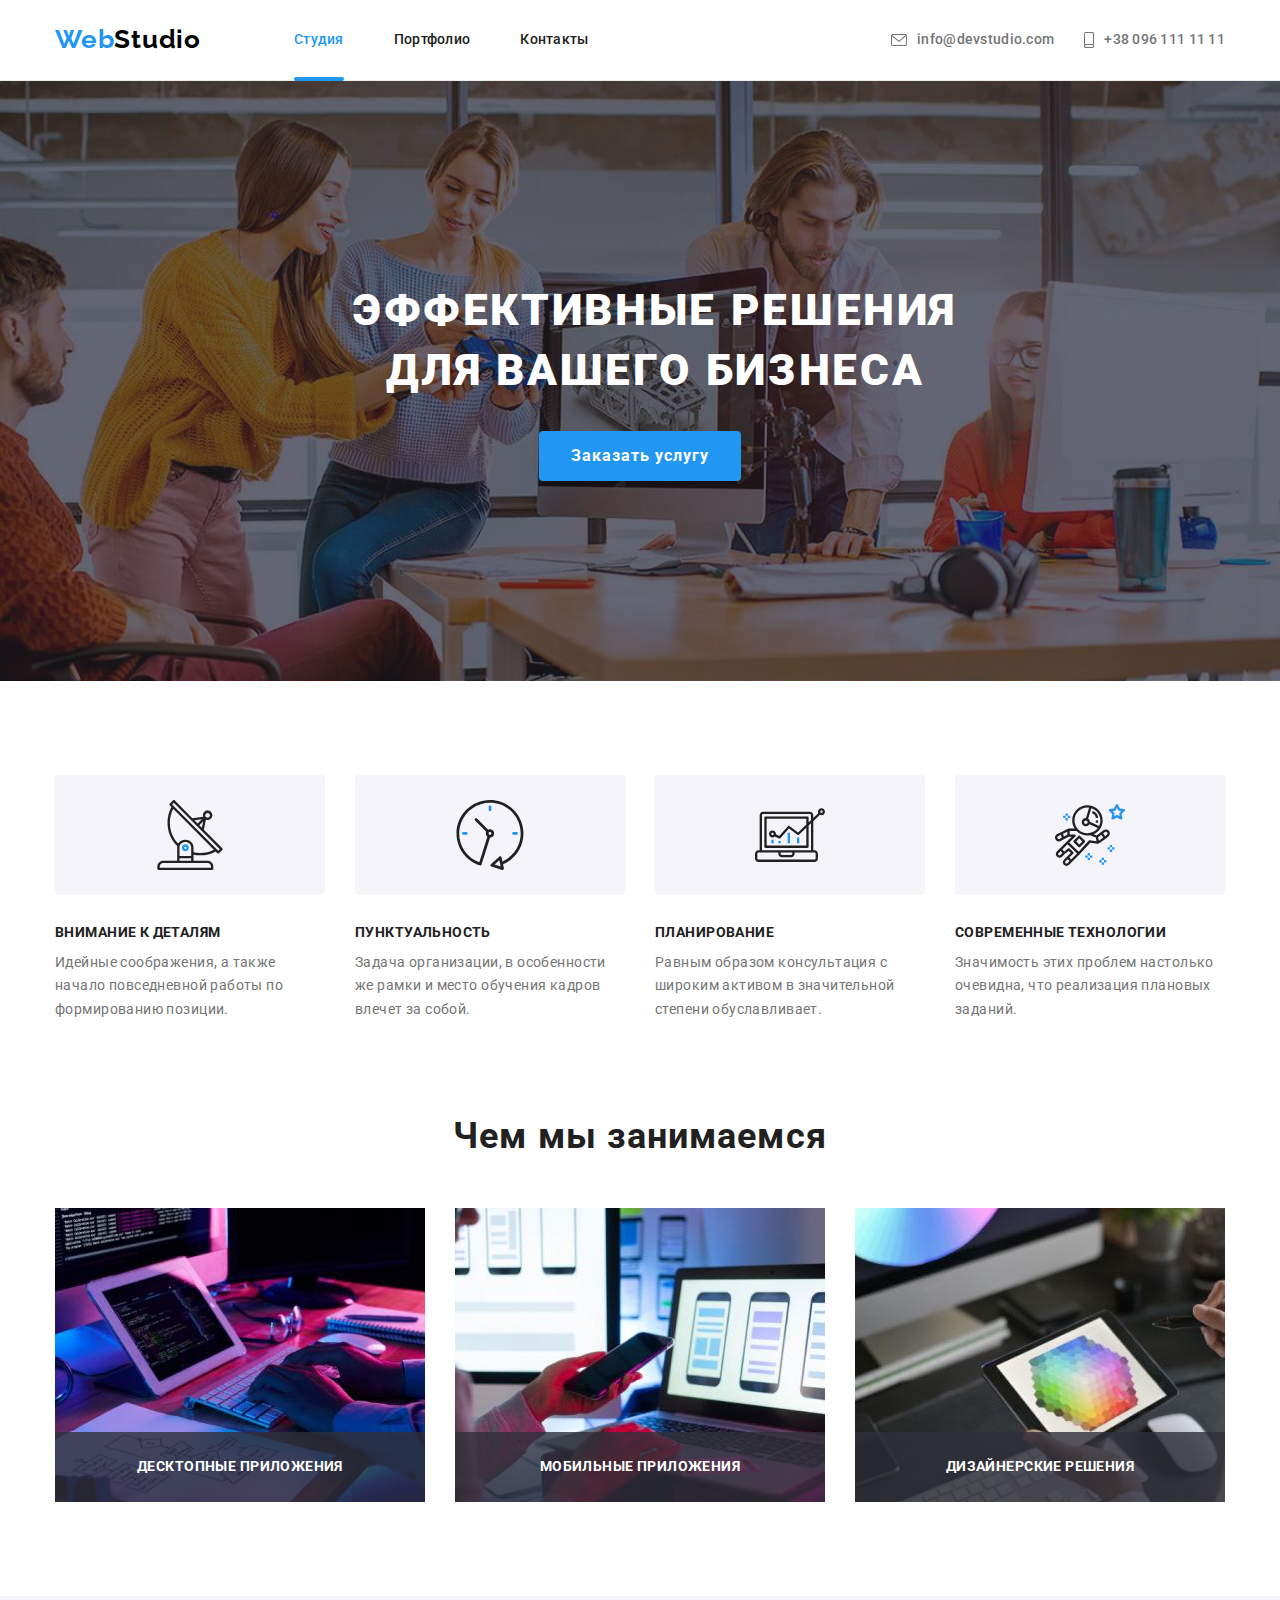
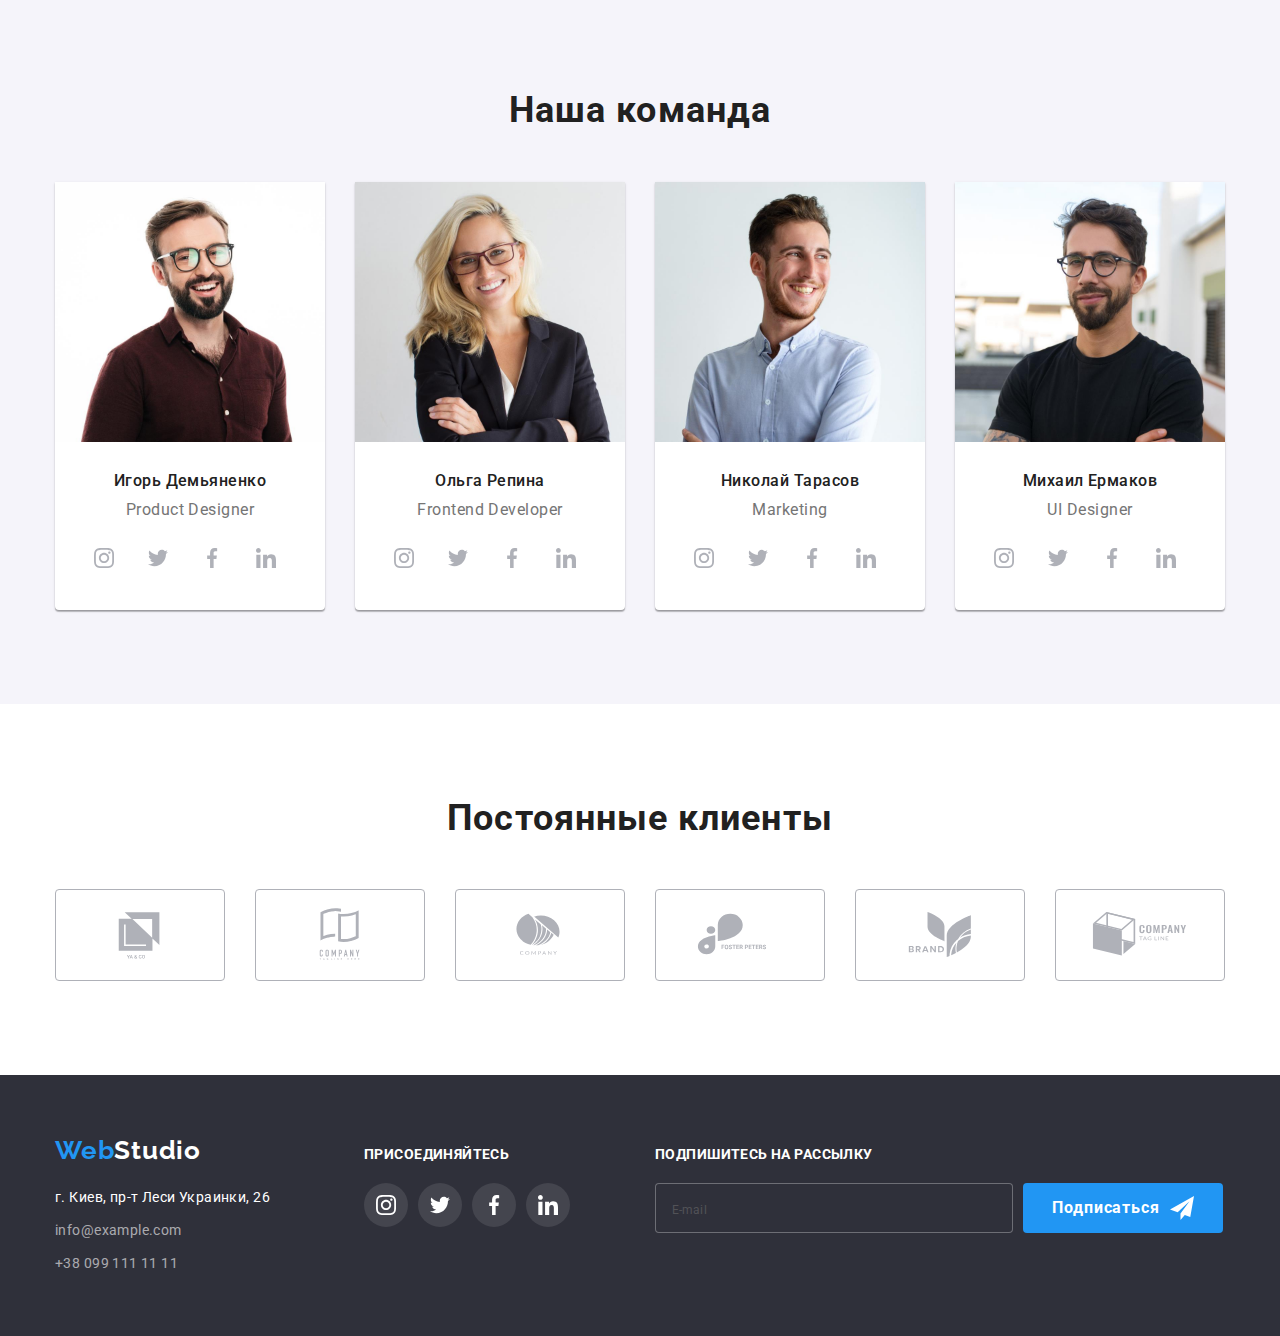
<file: index.html>
<!DOCTYPE html>
<html lang="ru">
<head>
    <meta charset="UTF-8">
    <meta http-equiv="X-UA-Compatible" content="IE=edge">
    <meta name="viewport" content="width=device-width, initial-scale=1.0">
    <title>WebStudio</title>
    <link rel="preconnect" href="https://fonts.googleapis.com">
    <link rel="preconnect" href="https://fonts.gstatic.com" crossorigin>
    <link href="https://fonts.googleapis.com/css2?family=Raleway:wght@700&family=Roboto:wght@400;500;700;900&display=swap" rel="stylesheet">
    <link rel="stylesheet" href="https://cdnjs.cloudflare.com/ajax/libs/modern-normalize/1.1.0/modern-normalize.css"
        integrity="sha512-Y0MM+V6ymRKN2zStTqzQ227DWhhp4Mzdo6gnlRnuaNCbc+YN/ZH0sBCLTM4M0oSy9c9VKiCvd4Jk44aCLrNS5Q=="
        crossorigin="anonymous" referrerpolicy="no-referrer" />
    <link rel="stylesheet" href="./css/styles.css" />
</head>
<body>
    <header class="header">
        <div class="container header-container">
        <nav class="header-nav">
        <a class="link logo logo-header" href="">Web<span class="logo1" lang="en">Studio</span></a>
        <ul class="list menu-list menu-list-header">
            <li class="menu-item">
                <a class="menu-link menu-link-header link current" href="index.html">Студия</a>
            </li>
            <li class="menu-item">
                <a class="menu-link menu-link-header link" href="portfolio.html">Портфолио</a>
            </li>
            <li class="menu-item">
                <a class="menu-link menu-link-header link" href="">Контакты</a>
            </li>
        </ul>
        </nav>
        <ul class="list menu-list header-connect">
            <li class="list-header-mail list-header-contact contact-item">
                <a class="header-contact link header-mail contact-link" href="mailto:info@devstudio.com">
                    <svg class="contact-icon" width="16" height="12">
                    <use href="./images/icons.svg#icon-envelope"></use>
                    </svg>
                    info@devstudio.com</a>
            </li>
            <li class="list-header-contact contact-item">
                <a class="header-contact link header-phone contact-link" href="tel:+380961111111">
                    <svg class="contact-icon" width="10" height="16">
                        <use href="./images/icons.svg#icon-smartphone"></use>
                    </svg>
                    +38 096 111 11 11</a>
            </li>
        </ul>
        </div>
    </header>
    <main>
        <section class ="hero hero-section">
            <div class="container hero-container">
            <h1 class="main-title">Эффективные решения для вашего бизнеса</h1>
            <button class="btn-title"  type="button" data-modal-open>Заказать услугу</button>
            </div>
        </section>
        <section class ="section">
            <div class="container attribute-container">
            <h2 hidden>Описание</h2>
            <ul class="list attribute-list">
                <li class="attribute-item">
                    <div class="attribute-image">
                        <svg class="attribute-icon" width="70" height="70">
                            <use href="./images/icons.svg#icon-antenna"></use>
                        </svg>
                    </div>
                    <h3 class="attribute-title">Внимание к деталям</h3>
                    <p class="attribute-body">Идейные соображения, а также начало повседневной работы по формированию позиции.</p>
                </li>
                <li class="attribute-item">
                    <div class="attribute-image">
                        <svg class="attribute-icon" width="70" height="70">
                            <use href="./images/icons.svg#icon-clock"></use>
                        </svg>
                    </div>
                    <h3 class="attribute-title">Пунктуальность</h3>
                    <p class="attribute-body">Задача организации, в особенности же рамки и место обучения кадров влечет за собой.</p>
                </li>
                <li class="attribute-item">
                    <div class="attribute-image">
                        <svg class="attribute-icon" width="70" height="70">
                            <use href="./images/icons.svg#icon-diagram"></use>
                        </svg>
                    </div>
                    <h3 class="attribute-title">Планирование</h3>
                    <p class="attribute-body">Равным образом консультация с широким активом в значительной степени обуславливает.</p>
                </li>
                <li class="attribute-item">
                    <div class="attribute-image">
                        <svg class="attribute-icon" width="70" height="70">
                            <use href="./images/icons.svg#icon-astronaut"></use>
                        </svg>
                    </div>
                    <h3 class="attribute-title">Современные технологии</h3>
                    <p class="attribute-body">Значимость этих проблем настолько очевидна, что реализация плановых заданий.</p>
                </li>
            </ul>
            </div>
        </section>
        <section class ="section working-section">
            <div class="container working-container">
            <h2 class="second-title">Чем мы занимаемся</h2>
            <ul class="list working-list">
                <li class="working-item"><img 
                    src="./images/aboutone.jpg" 
                    alt="computer"
                    width="370"
                    height="294"
                    >
                    <div class="working-item-wrap">
                        <p class="working-item-text">
                            Десктопные приложения
                        </p>
                    </div>
                </li>
                <li class="working-item"><img src="./images/abouttwo.jpg" 
                    alt="phone"
                    width="370"
                    height="294"
                    >
                    <div class="working-item-wrap">
                        <p class="working-item-text">
                            Мобильные приложения
                        </p>
                    </div>
                </li>
                <li class="working-item"><img src="./images/aboutthree.jpg"
                     alt="tablet"
                     width="370"
                     height="294"
                    >
                    <div class="working-item-wrap">
                        <p class="working-item-text">
                            Дизайнерские решения
                        </p>
                    </div>
                </li>
            </ul>
            </div>
        </section>
        <section class="section team-section">
            <div class="container">
            <h2 class="team-title">Наша команда</h2>
            <ul class="list team-list">
                <li class="team-item"><img src="./images/teamone.jpg" alt="product_designer" width="270" height="260">
                    <div class="team-item-text">
                        <h3 class="team-name">Игорь Демьяненко</h3>
                        <p class="team-pos" lang="en">Product Designer</p>
                        <ul class="team-social social-list list">
                            <li class="social-item">
                                <a href="" class="social-link">
                                    <svg class="social-icon" width="20" height="20">
                                        <use href="./images/icons.svg#icon-instagram"></use>
                                    </svg>
                                </a>
                            </li>
                            <li class="social-item">
                                <a href="" class="social-link">
                                    <svg class="social-icon" width="20" height="20">
                                        <use href="./images/icons.svg#icon-twitter"></use>
                                    </svg>
                                </a>
                            </li>
                            <li class="social-item">
                                <a href="" class="social-link">
                                    <svg class="social-icon" width="20" height="20">
                                        <use href="./images/icons.svg#icon-facebook"></use>
                                    </svg>
                                </a>
                            </li>
                            <li class="social-item">
                                <a href="" class="social-link">
                                    <svg class="social-icon" width="20" height="20">
                                        <use href="./images/icons.svg#icon-linkedin"></use>
                                    </svg>
                                </a>
                            </li>
                        </ul>
                    </div>
                </li>
                <li class="team-item"><img src="./images/teamtwo.jpg" alt="frontend_developer" width="270" height="260">
                    <div class="team-item-text">
                    <h3 class="list team-name">Ольга Репина</h3>
                    <p class="list team-pos" lang="en">Frontend Developer</p>
                    <ul class="team-social social-list list">
                        <li class="social-item">
                            <a href="" class="social-link">
                                <svg class="social-icon" width="20" height="20">
                                    <use href="./images/icons.svg#icon-instagram"></use>
                                </svg>
                            </a>
                        </li>
                        <li class="social-item">
                            <a href="" class="social-link">
                                <svg class="social-icon" width="20" height="20">
                                    <use href="./images/icons.svg#icon-twitter"></use>
                                </svg>
                            </a>
                        </li>
                        <li class="social-item">
                            <a href="" class="social-link">
                                <svg class="social-icon" width="20" height="20">
                                    <use href="./images/icons.svg#icon-facebook"></use>
                                </svg>
                            </a>
                        </li>
                        <li class="social-item">
                            <a href="" class="social-link">
                                <svg class="social-icon" width="20" height="20">
                                    <use href="./images/icons.svg#icon-linkedin"></use>
                                </svg>
                            </a>
                        </li>
                    </ul>
                    </div>
                </li>
                <li class="team-item"><img src="./images/teamthree.jpg" alt="marketing" width="270" height="260">
                    <div class="team-item-text">
                    <h3 class="team-name">Николай Тарасов</h3>
                    <p class="team-pos" lang="en">Marketing</p>
                    <ul class="team-social social-list list">
                        <li class="social-item">
                            <a href="" class="social-link">
                                <svg class="social-icon" width="20" height="20">
                                    <use href="./images/icons.svg#icon-instagram"></use>
                                </svg>
                            </a>
                        </li>
                        <li class="social-item">
                            <a href="" class="social-link">
                                <svg class="social-icon" width="20" height="20">
                                    <use href="./images/icons.svg#icon-twitter"></use>
                                </svg>
                            </a>
                        </li>
                        <li class="social-item">
                            <a href="" class="social-link">
                                <svg class="social-icon" width="20" height="20">
                                    <use href="./images/icons.svg#icon-facebook"></use>
                                </svg>
                            </a>
                        </li>
                        <li class="social-item">
                            <a href="" class="social-link">
                                <svg class="social-icon" width="20" height="20">
                                    <use href="./images/icons.svg#icon-linkedin"></use>
                                </svg>
                            </a>
                        </li>
                    </ul>
                    </div>
                </li>
                <li class="team-item"><img src="./images/teamfour.jpg" alt="ui_designer" width="270" height="260">
                    <div class="team-item-text">
                    <h3 class="team-name">Михаил Ермаков</h3>
                    <p class="team-pos" lang="en">UI Designer</p>
                    <ul class="team-social social-list list">
                        <li class="social-item">
                            <a href="" class="social-link">
                                <svg class="social-icon" width="20" height="20">
                                    <use href="./images/icons.svg#icon-instagram"></use>
                                </svg>
                            </a>
                        </li>
                        <li class="social-item">
                            <a href="" class="social-link">
                                <svg class="social-icon" width="20" height="20">
                                    <use href="./images/icons.svg#icon-twitter"></use>
                                </svg>
                            </a>
                        </li>
                        <li class="social-item">
                            <a href="" class="social-link">
                                <svg class="social-icon" width="20" height="20">
                                    <use href="./images/icons.svg#icon-facebook"></use>
                                </svg>
                            </a>
                        </li>
                        <li class="social-item">
                            <a href="" class="social-link">
                                <svg class="social-icon" width="20" height="20">
                                    <use href="./images/icons.svg#icon-linkedin"></use>
                                </svg>
                            </a>
                        </li>
                    </ul>
                    </div>
                </li>
            </ul>
            </div>
        </section>
        <section class="section">
            <div class="container">
                <h2 class="clients-title">Постоянные клиенты</h2>
                <ul class="clients-items clients-list list">
                    <li class="clients-item">
                        <a href="" class="clients-link">
                            <svg class="clients-icon" width="106" height="60">
                                <use href="./images/icons.svg#icon-logoyaco"></use>
                            </svg>
                        </a>
                    </li>
                    <li class="clients-item">
                        <a href="" class="clients-link">
                            <svg class="clients-icon" width="106" height="60">
                                <use href="./images/icons.svg#icon-logocompany"></use>
                            </svg>
                        </a>
                    </li>
                    <li class="clients-item">
                        <a href="" class="clients-link">
                            <svg class="clients-icon" width="106" height="60">
                                <use href="./images/icons.svg#icon-logocomptwo"></use>
                            </svg>
                        </a>
                    </li>
                    <li class="clients-item">
                        <a href="" class="clients-link">
                            <svg class="clients-icon" width="106" height="60">
                                <use href="./images/icons.svg#icon-logofoster"></use>
                            </svg>
                        </a>
                    </li>
                    <li class="clients-item">
                        <a href="" class="clients-link">
                            <svg class="clients-icon" width="106" height="60">
                                <use href="./images/icons.svg#icon-logobrand"></use>
                            </svg>
                        </a>
                    </li>
                    <li class="clients-item">
                        <a href="" class="clients-link">
                            <svg class="clients-icon" width="106" height="60">
                                <use href="./images/icons.svg#icon-logotag"></use>
                            </svg>
                        </a>
                    </li>
                </ul>
            </div>
        </section>
    </main>
    <footer class ="footer">
        <div class="container footer-container">
        <div class="footer-container-address">
        <a class="link logo logo-footer" href="">Web<span class="logo2" lang="en">Studio</span></a>
        <address class="footer-address">
                <a class="address-city link address-connect-item" href="https://goo.gl/maps/vY3BDn3XB5CnUUM28">г. Киев, пр-т Леси Украинки, 26</a>
        <ul class=" list menu-list footer-connect">
            <li class="address-connect-item footer-connect-item">
                <a class="link footer-contact footer-mail" href="info@example.com">info@example.com</a>
            </li>
            <li class="address-connect-item footer-connect-item footer-connect-phone">
                <a class="link footer-contact footer-phone" href="tel:+380991111111">+38 099 111 11 11</a>
            </li>
        </ul>
        </address>
        </div>
        <div class="footer-links">
            <p class="footer-links-title">Присоединяйтесь</p>
            <ul class="footer-items list">
                <li class="footer-item">
                    <a href="" class="footer-link footer-instagram">
                        <svg class="footer-icon" width="20" height="20">
                            <use href="./images/icons.svg#icon-instagram"></use>
                        </svg>
                    </a>
                </li>
                <li class="footer-item">
                    <a href="" class="footer-link footer-twitter">
                        <svg class="footer-icon" width="20" height="20">
                            <use href="./images/icons.svg#icon-twitter"></use>
                        </svg>
                    </a>
                </li>
                <li class="footer-item">
                    <a href="" class="footer-link footer-facebook">
                        <svg class="footer-icon" width="20" height="20">
                            <use href="./images/icons.svg#icon-facebook"></use>
                        </svg>
                    </a>
                </li>
                <li class="footer-item">
                    <a href="" class="footer-link footer-linkedin">
                        <svg class="footer-icon" width="20" height="20">
                            <use href="./images/icons.svg#icon-linkedin"></use>
                        </svg>
                    </a>
                </li>
            </ul>
        </div>
        <form class="footer-email">
            <label><p class="footer-label">Подпишитесь на рассылку </p>
                <input type="email" name="email" placeholder="E-mail" class="input" />
        
            </label>
            <button type="submit" class="label-btn" data-modal-open>
                Подписаться
                <svg class="label-btn-svg" width="24" height="24">
                    <use href="./images/icons.svg#icon-icon-send"></use>
                </svg>
            </button>
        </form>
        </div>
    </footer>
    <div class="backdrop is-hidden" data-modal>
        <div class="modal">
            <p class="modal-paragraph">Оставьте свои данные, мы вам перезвоним</p>
            <form class="modal-form">
                <div class="modal-contact">
                <label class="modal-label"><span class="modal-text">Имя </span><span class="modal-input-svg"><input type="text"
                            name="name" class="modal-input"><svg class="svg-form" width="18" height="18">
                            <use href="./images/icons.svg#icon-person-black"></use>
                        </svg></span></label>
                </div>
                <div class="modal-contact">
                <label class="modal-label"><span class="modal-text">Телефон</span><span class="modal-input-svg"><input type="tel"
                            name="tel" class="modal-input"><svg class="svg-form" width="18" height="18">
                            <use href="./images/icons.svg#icon-phone-black"></use>
                        </svg></span></label>
                </div>
                <div class="modal-contact">
                <label class="modal-label"><span class="modal-text">Почта</span><span class="modal-input-svg"><input type="email"
                            name="email" class="modal-input"><svg class="svg-form" width="18" height="18">
                            <use href="./images/icons.svg#icon-email-black"></use>
                        </svg></span></label>
                </div>
                <div class="modal-comment">
                <label class="modal-label"><span class="modal-text">Комментарий</span>
                    <textarea name="text" id="text" rows="7" placeholder="Введите текст" class="textarea"></textarea>
                </label>
                </div>
                <label class="checkbox"><input type="checkbox" class="input-checkbox" value="license-agreed"><span
                        class="check-box"></span><span class="span-modal">Соглашаюсь с рассылкой и принимаю <a href="#"
                            class="checkbox-link"> Условия договора</a></span></label>
                <button type="submit" class="modal-label-btn">
                    Отправить
                </button>
            </form>
            <button type="button" data-modal-close class="modal-btn">
                <svg class="modal-close" width="11" height="11">
                    <use href="./images/icons.svg#icon-close-black"></use>
                </svg>
            </button>
        </div>
    </div>
    <script src="./js/modal.js"></script>
</body>
</html>
</file>
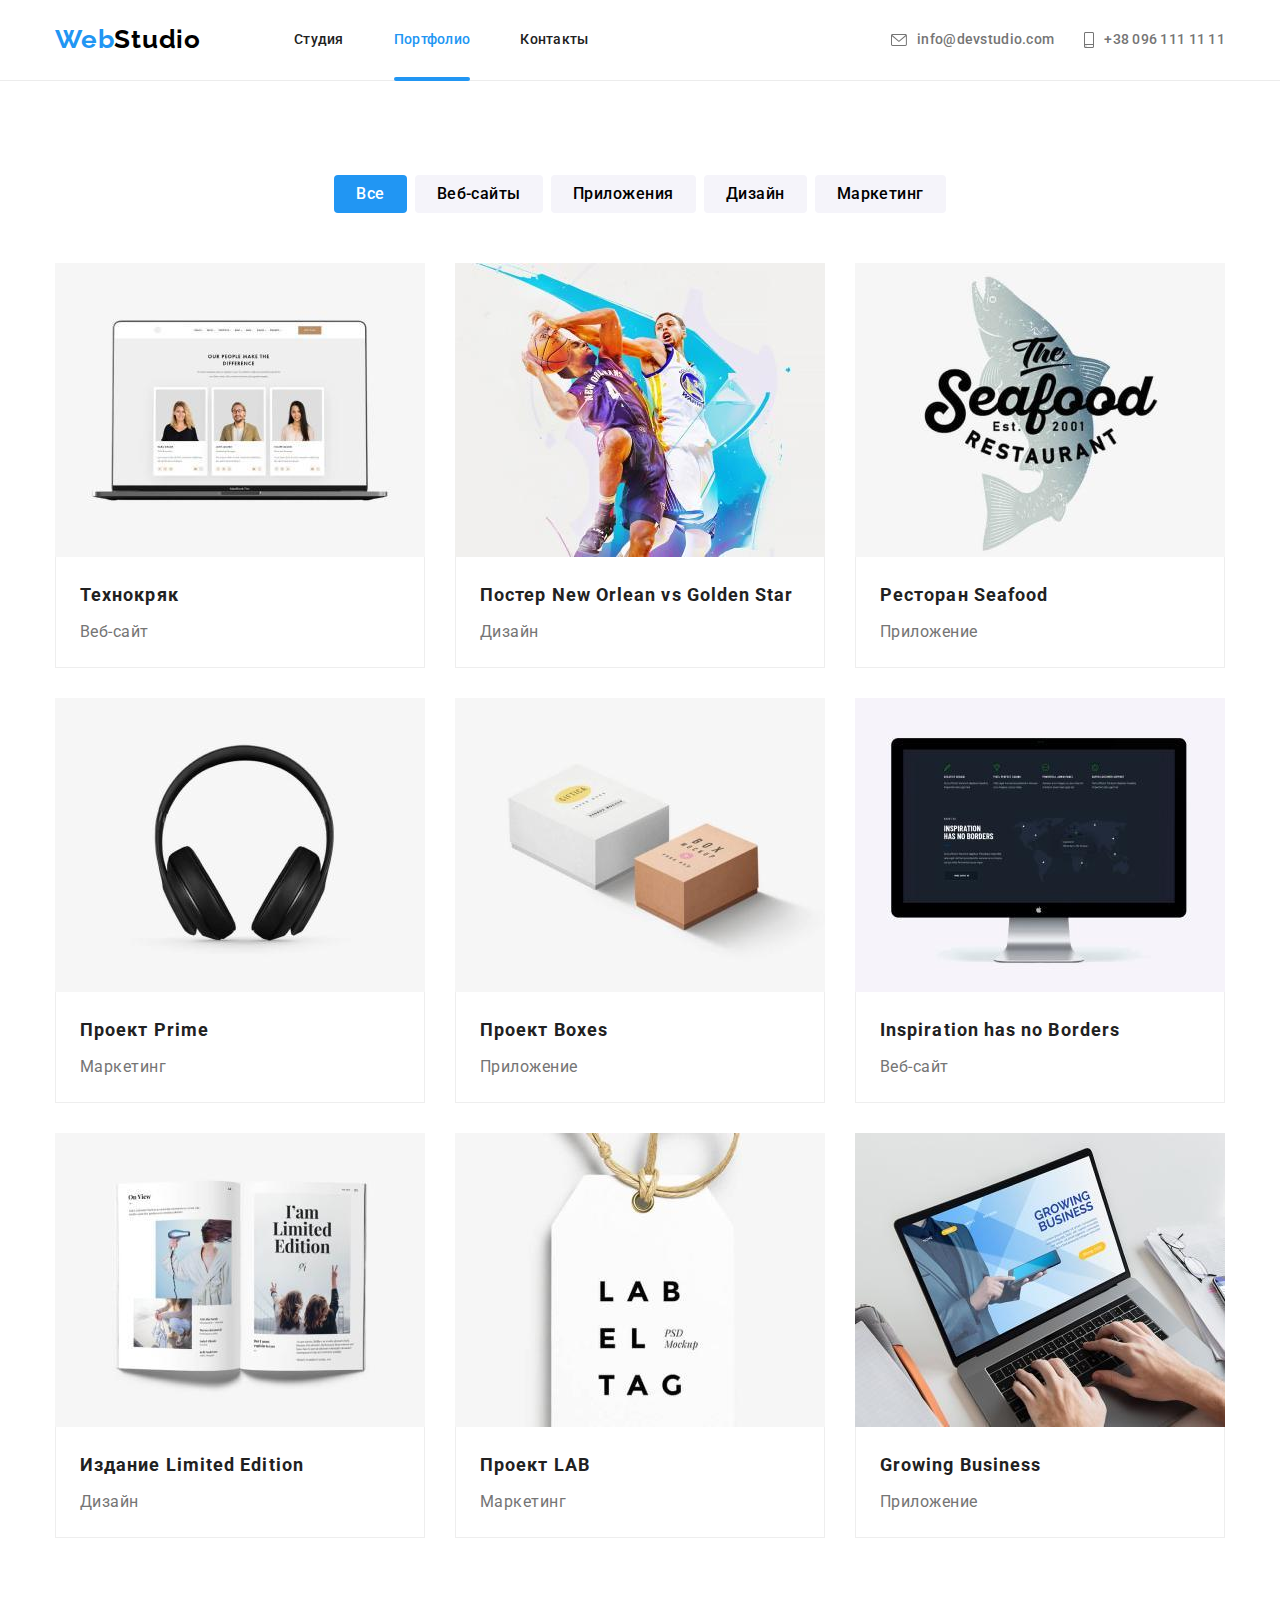
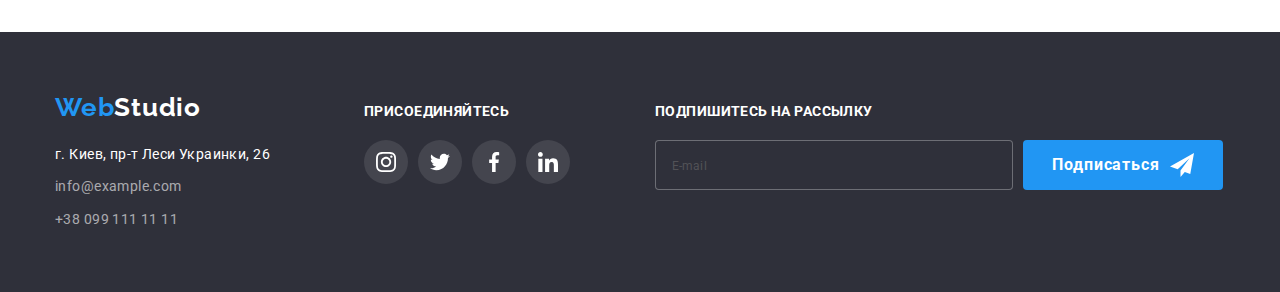
<file: portfolio.html>
<!DOCTYPE html>
<html lang="ru">
<head>
    <meta charset="UTF-8">
    <meta http-equiv="X-UA-Compatible" content="IE=edge">
    <meta name="viewport" content="width=device-width, initial-scale=1.0">
    <title>Portfolio</title>
    <link rel="preconnect" href="https://fonts.googleapis.com">
    <link rel="preconnect" href="https://fonts.gstatic.com" crossorigin>
    <link href="https://fonts.googleapis.com/css2?family=Raleway:wght@700&family=Roboto:wght@400;500;700;900&display=swap"
        rel="stylesheet">
    <link rel="stylesheet" href="https://cdnjs.cloudflare.com/ajax/libs/modern-normalize/1.1.0/modern-normalize.css"
        integrity="sha512-Y0MM+V6ymRKN2zStTqzQ227DWhhp4Mzdo6gnlRnuaNCbc+YN/ZH0sBCLTM4M0oSy9c9VKiCvd4Jk44aCLrNS5Q=="
        crossorigin="anonymous" referrerpolicy="no-referrer" />
    <link rel="stylesheet" href="./css/styles.css" />
</head>
<body>
<header class="header">
    <div class="container header-container">
        <nav class="header-nav">
            <a class="link logo logo-header" href="">Web<span class="logo1" lang="en">Studio</span></a>
            <ul class="list menu-list menu-list-header">
                <li class="menu-item">
                    <a class="menu-link menu-link-header link" href="index.html">Студия</a>
                </li>
                <li class="menu-item">
                    <a class="menu-link menu-link-header link current" href="portfolio.html">Портфолио</a>
                </li>
                <li class="menu-item">
                    <a class="menu-link menu-link-header link" href="">Контакты</a>
                </li>
            </ul>
        </nav>
        <ul class="list menu-list header-connect">
            <li class="list-header-mail list-header-contact contact-item">
                <a class="header-contact link header-mail contact-link" href="mailto:info@devstudio.com">
                    <svg class="contact-icon" width="16" height="12">
                        <use href="./images/icons.svg#icon-envelope"></use>
                    </svg>
                    info@devstudio.com</a>
            </li>
            <li class="list-header-contact contact-item">
                <a class="header-contact link header-phone contact-link" href="tel:+380961111111">
                    <svg class="contact-icon" width="10" height="16">
                        <use href="./images/icons.svg#icon-smartphone"></use>
                    </svg>
                    +38 096 111 11 11</a>
            </li>
        </ul>
    </div>
</header>
    <main>
        <section class="section">
            <div class="container portfolio-container">
            <h2 hidden>Перечень услуг</h2>
            <ul class="list btn-menu">
                <li class="btn-list">
                    <button class="btn-item active" type="button">Все</button>
                </li>
                <li class="btn-list">
                    <button class="btn-item" type="button">Веб-сайты</button>
                </li>
                <li class="btn-list">
                    <button class="btn-item" type="button">Приложения</button>
                </li>
                <li class="btn-list">
                    <button class="btn-item" type="button">Дизайн</button>
                </li>
                <li class="btn-list">
                    <button class="btn-item" type="button">Маркетинг</button>
                </li>
            </ul>
            <ul class="list cart-list">
                <li class="cart-item">
                    <a href="" class="cart-item-link link">
                    <div class="cart-item-wrap">
                    <img src="./images/technokryak.jpg" alt="site" width="370" height="294">
                    <p class="cart-item-img-text">
                        Технокряк это современная площадка
                        распространения коронавируса. Компании
                        используют эту платформу для цифрового
                        шпионажа и атак на защищённые сервера
                        конкурентов.
                    </p>
                    </div>
                    <div class="cart-item-text">
                    <h3 class="project-title">Технокряк</h3>
                    <p class="project-body">Веб-сайт</p>
                    </div>
                    </a>
                </li>
                <li class="cart-item">
                    <a href="" class="cart-item-link link">
                    <div class="cart-item-wrap">
                    <img src="./images/poster.jpg" alt="design" width="370" height="294">
                    <p class="cart-item-img-text">
                        Технокряк это современная площадка
                        распространения коронавируса. Компании
                        используют эту платформу для цифрового
                        шпионажа и атак на защищённые сервера
                        конкурентов.
                    </p>
                    </div>
                    <div class="cart-item-text">
                    <h3 class="project-title">Постер <span lang="en">New Orlean vs Golden Star</span> </h3>
                    <p class="project-body">Дизайн</p>
                    </div>
                    </a>
                </li>
                <li class="cart-item">
                    <a href="" class="cart-item-link link">
                    <div class="cart-item-wrap">
                    <img src="./images/restoran.jpg" alt="app" width="370" height="294">
                    <p class="cart-item-img-text">
                        Технокряк это современная площадка
                        распространения коронавируса. Компании
                        используют эту платформу для цифрового
                        шпионажа и атак на защищённые сервера
                        конкурентов.
                    </p>
                    </div>
                    <div class="cart-item-text">
                    <h3 class="project-title">Ресторан <span lang="en">Seafood</span></h3>
                    <p class="project-body">Приложение</p>
                    </div>
                    </a>
                </li>
                <li class="cart-item">
                    <a href="" class="cart-item-link link">
                    <div class="cart-item-wrap">
                    <img src="./images/prime.jpg" alt="marketing" width="370" height="294">
                    <p class="cart-item-img-text">
                        Технокряк это современная площадка
                        распространения коронавируса. Компании
                        используют эту платформу для цифрового
                        шпионажа и атак на защищённые сервера
                        конкурентов.
                    </p>
                    </div>
                    <div class="cart-item-text">
                    <h3 class="project-title">Проект <span lang="en">Prime</span></h3>
                    <p class="project-body">Маркетинг</p>
                    </div>
                    </a>
                </li>
                <li class="cart-item">
                    <a href="" class="cart-item-link link">
                    <div class="cart-item-wrap">
                    <img src="./images/boxes.jpg" alt="app" width="370" height="294">
                    <p class="cart-item-img-text">
                        Технокряк это современная площадка
                        распространения коронавируса. Компании
                        используют эту платформу для цифрового
                        шпионажа и атак на защищённые сервера
                        конкурентов.
                    </p>
                    </div>
                    <div class="cart-item-text">
                    <h3 class="project-title">Проект <span lang="en">Boxes</span></h3>
                    <p class="project-body">Приложение</p>
                    </div>
                    </a>
                </li>
                <li class="cart-item">
                    <a href="" class="cart-item-link link">
                    <div class="cart-item-wrap">
                    <img src="./images/inspiration.jpg" alt="site" width="370" height="294">
                    <p class="cart-item-img-text">
                        Технокряк это современная площадка
                        распространения коронавируса. Компании
                        используют эту платформу для цифрового
                        шпионажа и атак на защищённые сервера
                        конкурентов.
                    </p>
                    </div>
                    <div class="cart-item-text">
                    <h3 class="project-title" lang="en">Inspiration has no Borders</h3>
                    <p class="project-body">Веб-сайт</p>
                    </div>
                    </a>
                </li>
                <li class="cart-item">
                    <a href="" class="cart-item-link link">
                    <div class="cart-item-wrap">
                    <img src="./images/izdanie.jpg" alt="design" width="370" height="294">
                    <p class="cart-item-img-text">
                        Технокряк это современная площадка
                        распространения коронавируса. Компании
                        используют эту платформу для цифрового
                        шпионажа и атак на защищённые сервера
                        конкурентов.
                    </p>
                    </div>
                    <div class="cart-item-text">
                    <h3 class="project-title">Издание <span lang="en">Limited Edition</span></h3>
                    <p class="project-body">Дизайн</p>
                    </div>
                    </a>
                </li>
                <li class="cart-item">
                    <a href="" class="cart-item-link link">
                    <div class="cart-item-wrap">
                    <img src="./images/lab.jpg" alt="marketing" width="370" height="294">
                    <p class="cart-item-img-text">
                        Технокряк это современная площадка
                        распространения коронавируса. Компании
                        используют эту платформу для цифрового
                        шпионажа и атак на защищённые сервера
                        конкурентов.
                    </p>
                    </div>
                    <div class="cart-item-text">
                    <h3 class="project-title">Проект <span lang="en">LAB</span></h3>
                    <p class="project-body">Маркетинг</p>
                    </div>
                    </a>
                </li>
                <li class="cart-item">
                    <a href="" class="cart-item-link link">
                    <div class="cart-item-wrap">
                    <img src="./images/growing.jpg" alt="app" width="370" height="294">
                    <p class="cart-item-img-text">
                        Технокряк это современная площадка
                        распространения коронавируса. Компании
                        используют эту платформу для цифрового
                        шпионажа и атак на защищённые сервера
                        конкурентов.
                    </p>
                    </div>
                    <div class="cart-item-text">
                    <h3 class="project-title" lang="en">Growing Business</h3>
                    <p class="project-body">Приложение</p>
                    </div>
                    </a>
                </li>
            </ul>
            </div>
        </section>
    </main>
    <footer class="footer">
        <div class="container footer-container">
            <div class="footer-container-address">
                <a class="link logo logo-footer" href="">Web<span class="logo2" lang="en">Studio</span></a>
                <address class="footer-address">
                    <a class="address-city link address-connect-item" href="https://goo.gl/maps/vY3BDn3XB5CnUUM28">г. Киев,
                        пр-т Леси Украинки, 26</a>
                    <ul class=" list menu-list footer-connect">
                        <li class="address-connect-item footer-connect-item">
                            <a class="link footer-contact footer-mail" href="info@example.com">info@example.com</a>
                        </li>
                        <li class="address-connect-item footer-connect-item footer-connect-phone">
                            <a class="link footer-contact footer-phone" href="tel:+380991111111">+38 099 111 11 11</a>
                        </li>
                    </ul>
                </address>
            </div>
            <div class="footer-links">
                <p class="footer-links-title">Присоединяйтесь</p>
                <ul class="footer-items list">
                    <li class="footer-item">
                        <a href="" class="footer-link footer-instagram">
                            <svg class="footer-icon" width="20" height="20">
                                <use href="./images/icons.svg#icon-instagram"></use>
                            </svg>
                        </a>
                    </li>
                    <li class="footer-item">
                        <a href="" class="footer-link footer-twitter">
                            <svg class="footer-icon" width="20" height="20">
                                <use href="./images/icons.svg#icon-twitter"></use>
                            </svg>
                        </a>
                    </li>
                    <li class="footer-item">
                        <a href="" class="footer-link footer-facebook">
                            <svg class="footer-icon" width="20" height="20">
                                <use href="./images/icons.svg#icon-facebook"></use>
                            </svg>
                        </a>
                    </li>
                    <li class="footer-item">
                        <a href="" class="footer-link footer-linkedin">
                            <svg class="footer-icon" width="20" height="20">
                                <use href="./images/icons.svg#icon-linkedin"></use>
                            </svg>
                        </a>
                    </li>
                </ul>
            </div>
            <form class="footer-email">
                <label><span class="footer-label">ПОДПИШИТЕСЬ НА РАССЫЛКУ </span>
                    <input type="email" name="email" placeholder="E-mail" class="input" />
            
                </label>
                <button type="submit" class="label-btn" data-modal-open>
                    Подписаться
                    <svg class="label-btn-svg" width="24" height="24">
                        <use href="./images/icons.svg#icon-icon-send"></use>
                    </svg>
                </button>
            </form>
        </div>
    </footer>
</body>
</html>
</file>
<file: css/styles.css>
:root {
  --header-color: #212121;
  --logo-color: #2196f3;
  --logo1-color: #000000;
  --hero-color: #2f303a;
  --primary-title-color: #ffffff;
  --primary-text-color: #757575;
  --btn-item-color: #f5f4fa;
  --footer-contact: rgba(255, 255, 255, 0.6);
  --header-border-color: #ececec;
  --item-border-color: #eeeeee;
  --footer-links: rgba(255, 255, 255, 0.1);
  --social-links: #afb1b8;
  --transition-timing: cubic-bezier(0.4, 0, 0.2, 1);
}

p,
h1,
h2,
h3,
h4,
h5,
h6 {
  margin: 0;
}

ul {
  margin: 0;
  padding: 0;
}

body {
  font-family: "Roboto", sans-serif;
  color: var(--header-color);
  background-color: var(--primary-title-color);
}

.container {
  width: 1200px;
  padding-left: 15px;
  padding-right: 15px;
  margin: 0 auto;
}

.list {
  list-style: none;
}

.link {
  text-decoration: none;
}

/*Studio-header*/

.logo {
  font-family: "Raleway";
  font-style: normal;
  font-weight: bold;
  font-size: 26px;
  line-height: 1.19;
  letter-spacing: 0.03em;
  color: var(--logo-color);
}

.logo1 {
  font-family: Raleway;
  font-style: normal;
  font-weight: bold;
  font-size: 26px;
  line-height: 1.19;
  letter-spacing: 0.03em;
  color: var(--logo1-color);
}

.header-container {
  display: flex;
  align-items: center;
}

.logo-header {
  padding-top: 24px;
  padding-bottom: 25px;
}

.logo {
  margin-right: 93px;
}

.header {
  border-bottom: 1px solid var(--header-border-color);
}

.header-nav {
  display: flex;
  align-items: center;
}

.menu-list {
  display: flex;
}

.menu-link.current::after {
  content: "";
  position: absolute;
  display: block;
  width: 100%;
  height: 4px;
  background: var(--logo-color);
  border-radius: 2px;
  bottom: -1px;
}

.menu-link-header,
.header-contact {
  padding-top: 32px;
  padding-bottom: 32px;
}

.menu-item:not(:last-child) {
  margin-right: 50px;
}

.header-connect {
  margin-left: auto;
}

.contact-item {
  transition: color 250ms var(--transition-timing);
}

.contact-item:not(:last-child) {
  margin-right: 30px;
}

.contact-item > a:hover,
.contact-item > a:focus {
  color: var(--logo-color);
}

.contact-link {
  transition: color 250ms var(--transition-timing);
  width: 100%;
  height: 100%;
  display: flex;
  align-items: center;
}

.contact-icon {
  transition: color 250ms var(--transition-timing);
  fill: currentColor;
  margin-right: 10px;
}

.menu-link {
  position: relative;
  font-weight: 500;
  font-size: 14px;
  line-height: 1.14;
  letter-spacing: 0.02em;
  transition: color 250ms var(--transition-timing);
  color: var(--header-color);
  display: block;
}

.menu-link.current:hover {
  color: var(--logo-color);
}

.menu-link:hover,
.menu-link:focus,
.footer-contact:hover,
.footer-contact:focus,
.contact-item:hover,
.contact-item:focus {
  color: var(--logo-color);
}

.contact-link:hover .contact-icon,
.contact-link:focus .contact-icon {
  fill: var(--logo-color);
}

.header-contact {
  font-weight: 500;
  font-size: 14px;
  font-style: normal;
  line-height: 1.14;
  letter-spacing: 0.02em;
  color: var(--primary-text-color);
}

/*Studio-main*/

.hero-container {
  text-align: center;
}

.hero {
  background-color: var(--hero-color);
  padding-top: 200px;
  padding-bottom: 200px;
  background-image: linear-gradient(
      rgba(47, 48, 58, 0.4),
      rgba(47, 48, 58, 0.4)
    ),
    url(../images/hero-background.jpg);
  background-repeat: no-repeat;
  background-size: cover;
  background-position: center;
  max-width: 1600px;
  margin: auto;
}

.main-title {
  font-weight: 900;
  font-size: 44px;
  line-height: 1.36;
  letter-spacing: 0.06em;
  text-transform: uppercase;
  text-align: center;
  color: var(--primary-title-color);
  margin-bottom: 30px;
  width: 696px;
  margin-left: 252px;
}

.btn-title {
  font-family: inherit;
  font-style: normal;
  font-weight: bold;
  font-size: 16px;
  line-height: 1.87;
  letter-spacing: 0.06em;
  background: var(--logo-color);
  box-shadow: 0px 4px 4px rgba(0, 0, 0, 0.15);
  border: 0;
  border-radius: 4px;
  color: var(--primary-title-color);
  cursor: pointer;
  padding: 10px 32px;
}

.section {
  padding-top: 94px;
  padding-bottom: 94px;
}

.attribute-conatiner {
  margin-bottom: 94px;
}

.attribute-list {
  display: flex;
  align-items: center;
}

.attribute-item:not(:last-child) {
  margin-right: 30px;
}

.attribute-item {
  display: flex;
  flex-direction: column;
  width: 270px;
}

.attribute-image {
  width: 100%;
  height: 120px;
  border-radius: 4px;
  background-color: var(--btn-item-color);
  display: flex;
  align-items: center;
  justify-content: center;
  margin-bottom: 30px;
}

.attribute-title {
  font-weight: bold;
  font-size: 14px;
  line-height: 1.14;
  letter-spacing: 0.03em;
  text-transform: uppercase;
  color: var(--header-color);
  margin-bottom: 10px;
}

.attribute-body {
  font-size: 14px;
  line-height: 1.71;
  letter-spacing: 0.03em;
  color: var(--primary-text-color);
}

.working-section {
  padding-top: 0;
}

.working-list {
  display: flex;
  flex-wrap: wrap;
  margin-right: -30px;
}

.working-item {
  position: relative;
  flex-basis: calc(100% / 3 - 30px);
  margin-right: 30px;
}

.second-title {
  font-weight: bold;
  font-size: 36px;
  line-height: 1.16;
  letter-spacing: 0.03em;
  color: var(--header-color);
  margin-bottom: 50px;
  text-align: center;
}

.working-item-wrap {
  display: flex;
  width: 100%;
  height: 70px;
  justify-content: center;
  align-items: center;
  position: absolute;
  bottom: 0;
  background: rgba(47, 48, 58, 0.8);
}

.working-item-text {
  text-align: center;
  font-weight: 700;
  font-size: 14px;
  line-height: 1.14;
  letter-spacing: 0.03em;
  text-transform: uppercase;
  color: var(--primary-title-color);
}

.team-section {
  background-color: var(--btn-item-color);
}

.team-title {
  font-weight: bold;
  font-size: 36px;
  line-height: 1.16;
  letter-spacing: 0.03em;
  color: var(--header-color);
  text-align: center;
  margin-bottom: 50px;
}

.team-list {
  display: flex;
}

.team-item:not(:last-child) {
  margin-right: 30px;
}

.team-item-text {
  padding-top: 30px;
  padding-bottom: 30px;
  text-align: center;
}

.team-item {
  background-color: var(--primary-title-color);
  box-shadow: 0px 1px 3px rgba(0, 0, 0, 0.12), 0px 1px 1px rgba(0, 0, 0, 0.14),
    0px 2px 1px rgba(0, 0, 0, 0.2);
  border-radius: 0px 0px 4px 4px;
}

.team-name {
  font-weight: 500;
  font-size: 16px;
  line-height: 1.18;
  letter-spacing: 0.03em;
  color: var(--header-color);
  margin-bottom: 10px;
}

.team-pos {
  font-size: 16px;
  line-height: 1.18;
  letter-spacing: 0.03em;
  color: var(--primary-text-color);
  margin-bottom: 16px;
}

.social-list {
  display: flex;
  justify-content: center;
}

.social-item {
  width: 44px;
  height: 44px;
}

.social-item:not(last-child) {
  margin-right: 10px;
}

.social-link {
  width: 100%;
  height: 100%;
  display: block;
  background-color: var(--primary-title-color);
  border-radius: 50%;
  display: flex;
  align-items: center;
  justify-content: center;
  transition: background-color 250ms var(--transition-timing);
}

.social-icon {
  fill: var(--social-links);
  transition: fill 250ms var(--transition-timing);
}

.social-link:hover,
.social-link:focus {
  background-color: var(--logo-color);
}

.social-link:hover .social-icon,
.social-link:focus .social-icon {
  fill: var(--primary-title-color);
}

.clients-title {
  font-weight: bold;
  font-size: 36px;
  line-height: 1.16;
  letter-spacing: 0.03em;
  color: var(--header-color);
  text-align: center;
  margin-bottom: 50px;
}

.clients-list {
  display: flex;
  justify-content: center;
  margin-right: -30px;
}

.clients-item {
  width: 170px;
  height: 92px;
}

.clients-item:not(last-child) {
  margin-right: 30px;
}

.clients-link {
  width: 100%;
  height: 100%;
  background-color: var(--primary-title-color);
  display: flex;
  align-items: center;
  justify-content: center;
  border: 1px solid var(--social-links);
  box-sizing: border-box;
  border-radius: 4px;
  transition: border 250ms var(--transition-timing);
}

.clients-icon {
  fill: var(--social-links);
  transition: fill 250ms var(--transition-timing);
}

.clients-link:hover,
.clients-link:focus {
  border-color: var(--logo-color);
}

.clients-link:hover .clients-icon,
.clients-link:focus .clients-icon {
  fill: var(--logo-color);
}

/*Studio-footer*/

.footer {
  background-color: var(--hero-color);
  padding-top: 60px;
  padding-bottom: 60px;
}

.footer-container {
  display: flex;
  align-items: baseline;
}

.footer-container-address {
  display: flex;
  flex-direction: column;
  margin-right: 70px;
}

.logo2 {
  font-family: "Raleway";
  font-style: normal;
  font-weight: bold;
  font-size: 26px;
  line-height: 1.19;
  letter-spacing: 0.03em;
  color: var(--primary-title-color);
}

.footer-address {
  margin-top: 20px;
}

.address-city {
  font-style: normal;
  font-weight: normal;
  font-size: 14px;
  line-height: 1.71;
  letter-spacing: 0.03em;
  color: var(--primary-title-color);
}

.footer-connect-phone {
  margin-top: 9px;
}

.footer-connect {
  display: flex;
  flex-direction: column;
  margin-top: 9px;
}

.address-connect-item {
  display: inline-block;
}

.footer-contact {
  font-weight: normal;
  font-size: 14px;
  font-style: normal;
  line-height: 1.71;
  letter-spacing: 0.03em;
  color: var(--footer-contact);
  display: inline-block;
  transition: color 250ms var(--transition-timing);
}

.footer-links-title {
  font-weight: bold;
  font-size: 14px;
  line-height: 1.14;
  letter-spacing: 0.03em;
  color: var(--primary-title-color);
  text-transform: uppercase;
  margin-bottom: 20px;
}

.footer-items {
  display: flex;
}

.footer-item {
  width: 44px;
  height: 44px;
  margin-right: 10px;
}

.footer-item:not(last-child) {
  margin-right: 10px;
}

.footer-link {
  width: 100%;
  height: 100%;
  border-radius: 50%;
  display: flex;
  align-items: center;
  justify-content: center;
  background-color: var(--footer-links);
  transition: color 250ms var(--transition-timing);
}

.footer-icon {
  fill: var(--primary-title-color);
}

.footer-link:hover,
.footer-link:focus {
  background-color: var(--logo-color);
}

.footer-email {
  width: 570px;
  display: flex;
  align-items: end;
  margin-left: auto;
}
.footer-label {
  display: flex;
  font-weight: 700;
  font-size: 14px;
  line-height: 1.14;
  letter-spacing: 0.03em;
  text-transform: uppercase;
  color: var(--primary-title-color);
  margin-bottom: 20px;
}
.input {
  width: 358px;
  height: 50px;
  display: flex;
  padding-left: 16px;
  padding-top: 15px;
  padding-bottom: 15px;
  padding-right: 5px;
  border: 1px solid rgba(255, 255, 255, 0.3);
  border-radius: 4px;
  background-color: var(--hero-color);
  color: var(--primary-title-color);
}
.label-btn {
  display: flex;
  justify-content: center;
  align-items: center;
  border-radius: 4px;
  width: 200px;
  height: 50px;
  background-color: var(--logo-color);
  font-weight: 700;
  font-size: 16px;
  line-height: 1.87;
  letter-spacing: 0.06em;
  color: var(--primary-title-color);
  margin-left: 10px;
  cursor: pointer;
  border: none;
}
.label-btn-svg {
  margin-left: 10px;
  fill: var(--primary-title-color);
}
/*Portfolio-main*/

.btn-menu {
  display: flex;
  justify-content: center;
  margin-bottom: 50px;
}

.btn-item {
  font-family: Roboto;
  font-style: normal;
  font-weight: 500;
  font-size: 16px;
  line-height: 1.62;
  letter-spacing: 0.03em;
  box-sizing: border-box;
  border-radius: 4px;
  border: 0;
  background-color: var(--btn-item-color);
  cursor: pointer;
  padding: 6px 22px;
  transition: color, box-shadow, background-color,
    250ms var(--transition-timing);
}

.btn-list:not(:last-child) {
  margin-right: 8px;
}

.btn-item:hover,
.btn-item:focus {
  color: var(--primary-title-color);
  background-color: var(--logo-color);
  box-shadow: 0px 1px 1px rgba(0, 0, 0, 0.12), 0px 4px 4px rgba(0, 0, 0, 0.06),
    1px 4px 6px rgba(0, 0, 0, 0.16);
}

.btn-item:active {
  background-color: var(--logo-color);
}

.cart-list {
  display: flex;
  flex-wrap: wrap;
  margin-top: -30px;
  margin-left: -30px;
}

.cart-item {
  position: relative;
  width: 100%;
  height: 100%;
  display: flex;
  margin-top: 30px;
  margin-left: 30px;
  box-sizing: border-box;
  flex-basis: calc((100% - 90px) / 3);
}

.cart-item-link:hover .cart-item-img-text,
.cart-item-link:focus .cart-item-img-text {
  transform: translateY(0);
}

.cart-item-wrap {
  position: relative;
  overflow: hidden;
}

.cart-item-img-text {
  position: absolute;
  opacity: 1;
  width: 100%;
  height: 100%;
  padding: 63px 24px;
  display: flex;
  justify-content: center;
  align-items: center;
  color: var(--primary-title-color);
  background-color: rgba(33, 150, 243, 0.9);
  top: 0;
  left: 0;
  transform: translateY(101%);
  transition: transform 250ms cubic-bezier(0.4, 0, 0.2, 1);
  font-family: Roboto;
  font-size: 18px;
  line-height: 1.56;
  letter-spacing: 0.03em;
}

.cart-item-link {
  display: block;
  transition: box-shadow 250ms var(--transition-timing);
}

.cart-item-link:hover,
.cart-item-link:focus {
  box-shadow: 0px 1px 1px rgba(0, 0, 0, 0.12), 0px 4px 4px rgba(0, 0, 0, 0.06),
    1px 4px 6px rgba(0, 0, 0, 0.16);
}

img {
  display: block;
  max-width: 100%;
  height: auto;
}

.cart-item-text {
  border-top: 0;
  border-right: 1px solid var(--item-border-color);
  border-left: 1px solid var(--item-border-color);
  border-bottom: 1px solid var(--item-border-color);
  box-sizing: border-box;
  padding-top: 20px;
  padding-left: 24px;
  padding-bottom: 20px;
  padding-right: 24px;
}

.project-title {
  font-weight: bold;
  font-size: 18px;
  line-height: 2;
  letter-spacing: 0.06em;
  color: var(--header-color);
  margin-bottom: 4px;
}

.project-body {
  font-size: 16px;
  line-height: 1.87;
  letter-spacing: 0.03em;
  color: var(--primary-text-color);
}

.active,
.btn-item:hover {
  color: var(--primary-title-color);
  background-color: var(--logo-color);
}

.current,
.menu-link:hover {
  color: var(--logo-color);
}

/*Modal*/

.backdrop {
  width: 100vw;
  height: 100vh;
  position: fixed;
  top: 0;
  background: rgba(0, 0, 0, 0.2);
  transition: visibility 500ms var(--transition-timing),
    opacity 1000ms var(--transition-timing);
}

.modal {
  position: absolute;
  width: 528px;
  height: 581px;
  top: 50%;
  left: 50%;
  transform: translate(-50%, -50%) scale(1) rotate(0deg);
  background-color: var(--primary-title-color);
  box-shadow: 0px 1px 3px rgba(0, 0, 0, 0.12), 0px 1px 1px rgba(0, 0, 0, 0.14),
    0px 2px 1px rgba(0, 0, 0, 0.2);
  border-radius: 4px;
  transition: transform 500ms var(--transition-timing);
}

.backdrop.is-hidden .modal {
  transform: translate(-50%, -50%) scale(0.1) rotate(180deg);
  transition: transform 500ms var(--transition-timing);
}

.modal-btn {
  display: flex;
  justify-items: center;
  align-items: center;
  width: 30px;
  height: 30px;
  position: absolute;
  top: 8px;
  right: 8px;
  border: 1px solid rgba(0, 0, 0, 0.1);
  border-radius: 50%;
  background-color: inherit;
}

.modal-close {
  width: 18px;
  height: 18px;
}

.is-hidden {
  visibility: hidden;
  opacity: 0;
  pointer-events: none;
}

.modal {
  position: absolute;
  top: 50%;
  left: 50%;
  width: 530px;
  padding: 40px;
  min-height: 580px;
  background-color: var(--primary-title-color);
  transform: translate(-50%, -50%) scale(1);
  transition: transform 3s cubic-bezier(0.4, 0, 0.2, 1);
}
.modal-paragraph {
  text-align: center;
  margin-bottom: 12px;
  font-weight: 700;
  font-size: 20px;
  line-height: 1.15;
  letter-spacing: 0.03em;
  color: var(--header-color);
}

.modal-contact {
  margin-bottom: 10px;
}

.modal-comment {
  margin-bottom: 20px;
}

.modal-label {
  font-size: 12px;
  line-height: 1.16;
  letter-spacing: 0.01em;
  color: var(--primary-text-color);
}
.modal-input-svg {
  display: block;
  position: relative;
}
.svg-form {
  position: absolute;
  top: 50%;
  transform: translateY(-50%);
  left: 15px;
  transition: fill 250ms cubic-bezier(0.4, 0, 0.2, 1);
}

.modal-text {
  display: block;
  margin-bottom: 4px;
  position: relative;
}

.modal-input {
  width: 100%;
  height: 40px;
  border: 1px solid rgba(33, 33, 33, 0.2);
  border-radius: 4px;
  cursor: pointer;
  padding-left: 42px;
  padding-top: 12px;
  padding-bottom: 12px;
  outline: none;
  transition: border-color 250ms cubic-bezier(0.4, 0, 0.2, 1);
}

.textarea:hover,
.textarea:focus,
.modal-input:hover,
.modal-input:focus {
  border-color: var(--logo-color);
}
.modal-input:hover + .svg-form,
.modal-input:focus + .svg-form {
  fill: var(--logo-color);
}

::placeholder {
  font-family: Roboto;
  font-style: normal;
  font-weight: normal;
  font-size: 12px;
  line-height: 1.16;
  letter-spacing: 0.01em;
  color: rgba(117, 117, 117, 0.5);
}
.textarea {
  resize: none;
  width: 100%;
  height: 120px;
  border: 1px solid rgba(33, 33, 33, 0.2);
  box-sizing: border-box;
  border-radius: 4px;
  padding: 12px 16px;
}
.checkbox {
  font-size: 14px;
  line-height: 1.71;
  letter-spacing: 0.01em;
  color: var(--primary-text-color);
  display: flex;
  justify-content: center;
  align-items: center;
  margin-bottom: 30px;
}
.input-checkbox {
  position: absolute;
  -webkit-appearance: none;
}
.check-box {
  position: absolute;
  width: 16px;
  height: 15px;
  left: 54px;
  background-image: url(../images/checkbox.svg);
  background-position: center;
  background-repeat: no-repeat;
}
.input-checkbox:focus + .check-box,
.input-checkbox:hover + .check-box {
  background-image: url(../images/hf-checkbox.svg);
}

.input-checkbox:checked + .check-box {
  background-color: var(--accent-color);
  background-image: url(../images/icon-check.svg);
}
.checkbox-link {
  color: var(--logo-color);
}
.span-modal {
  margin-left: 7px;
}
.modal-label-btn {
  display: block;
  margin: 0 auto;
  width: 200px;
  height: 50px;
  background-color: var(--logo-color);
  font-weight: 700;
  font-size: 16px;
  line-height: 1.87;
  letter-spacing: 0.06em;
  color: var(--primary-title-color);
  box-shadow: 0px 4px 4px rgba(0, 0, 0, 0.15);
  border: none;
  border-radius: 4px;
  cursor: pointer;
}
.modal-btn {
  position: absolute;
  width: 33px;
  height: 33px;
  border-radius: 50%;
  border: 1px solid rgba(0, 0, 0, 0.1);
  background-color: var(--primary-title-color);
  top: 8px;
  right: 8px;
}
.modal-close {
  transition: fill 250ms cubic-bezier(0.4, 0, 0.2, 1);
}
.modal-btn:hover .modal-close,
.modal-btn:focus .modal-close {
  fill: var(--logo-color);
  cursor: pointer;
}
</file>
